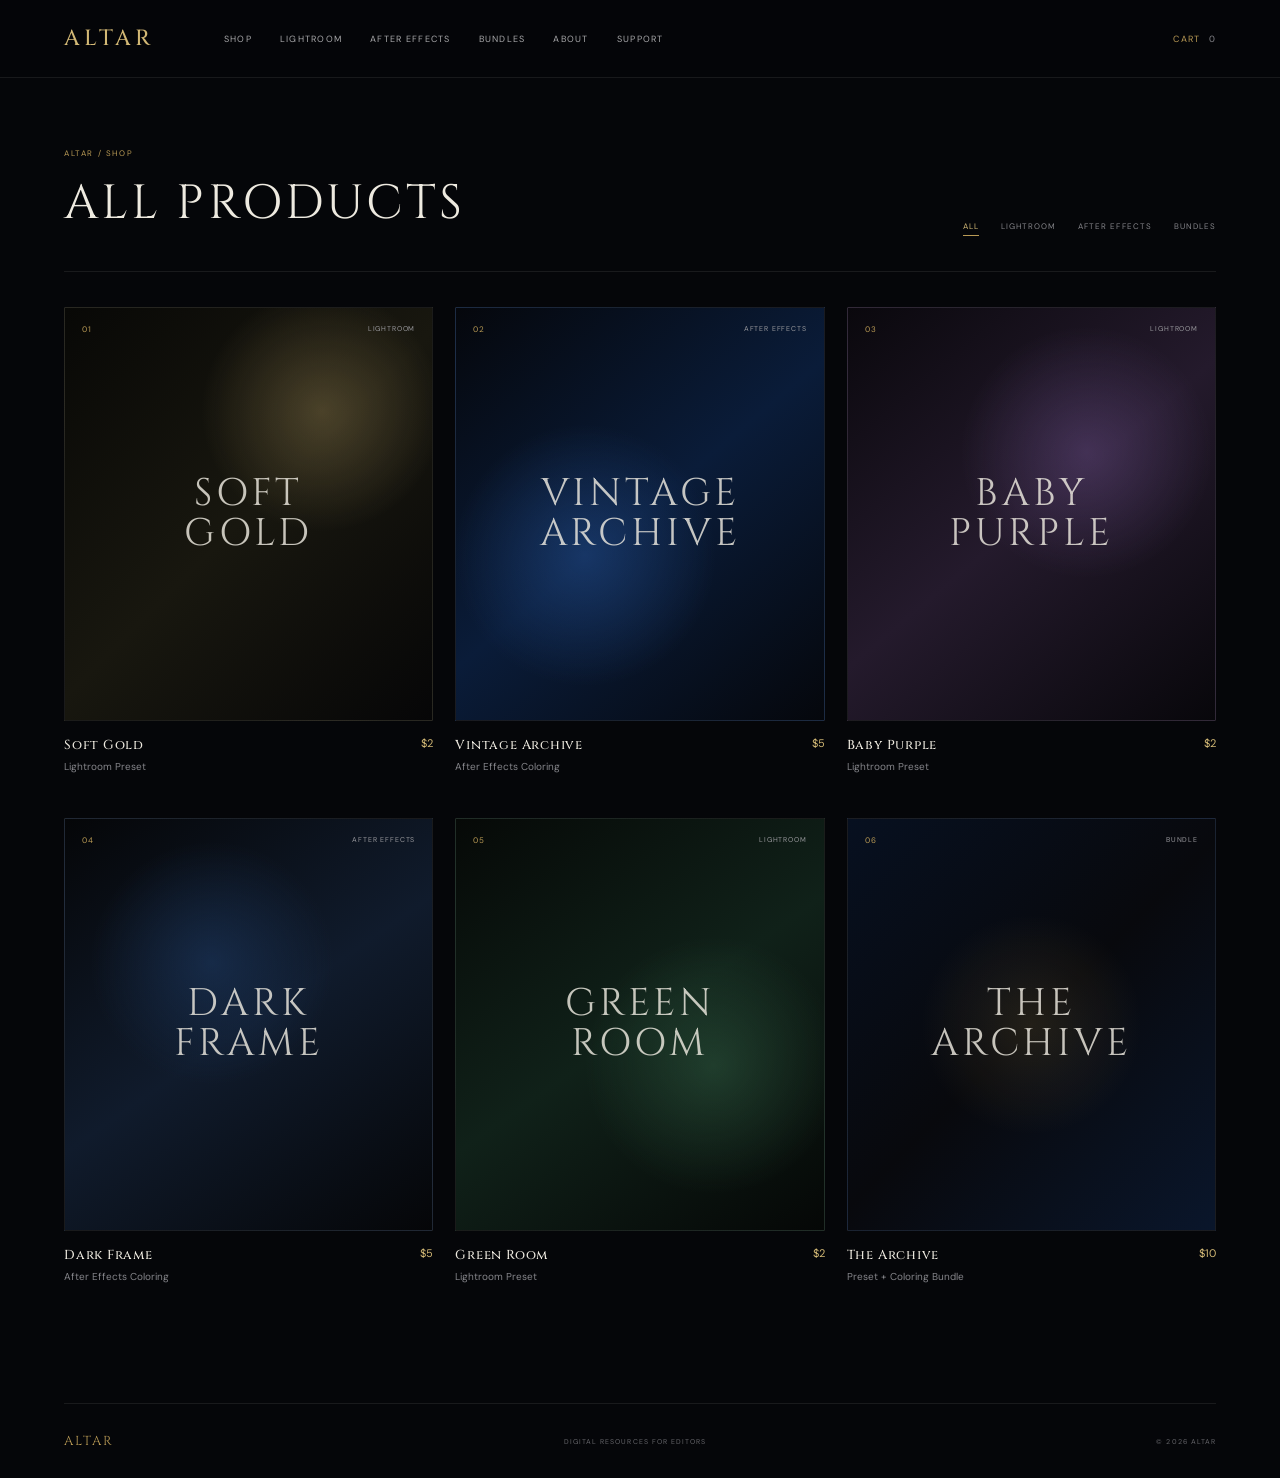
<file: index.html>
<!DOCTYPE html>
<html lang="en">

<head>
    <meta charset="UTF-8">
    <meta name="viewport" content="width=device-width, initial-scale=1.0">

    <title>ALTAR — Digital Resources</title>

    <meta name="description"
        content="ALTAR — Lightroom presets, After Effects colorings and editing resources.">

    <link rel="stylesheet" href="css/style.css">
</head>

<body>

    <!-- NAVIGATION -->

    <header class="navbar">

        <a href="index.html" class="logo">
            ALTAR
        </a>

        <nav class="nav-links">
            <a href="shop.html">SHOP</a>
            <a href="lightroom.html">LIGHTROOM</a>
            <a href="after-effects.html">AFTER EFFECTS</a>
            <a href="bundles.html">BUNDLES</a>
            <a href="about.html">ABOUT</a>
            <a href="support.html">SUPPORT</a>
        </nav>

        <a href="shop.html" class="cart-link">
            CART <span>0</span>
        </a>

    </header>


    <!-- SHOP -->

    <main class="shop-page">

        <div class="shop-header">

            <div>
                <p class="shop-label">ALTAR / SHOP</p>

                <h1>ALL PRODUCTS</h1>
            </div>

            <div class="shop-controls">

                <button class="filter active">
                    ALL
                </button>

                <button class="filter">
                    LIGHTROOM
                </button>

                <button class="filter">
                    AFTER EFFECTS
                </button>

                <button class="filter">
                    BUNDLES
                </button>

            </div>

        </div>


        <!-- PRODUCTS -->

        <section class="product-grid">


            <!-- PRODUCT 01 -->

            <a href="products/product-1.html" class="product-card">

                <div class="product-preview preview-one">

                    <span class="product-index">01</span>

                    <span class="product-category">
                        LIGHTROOM
                    </span>

                    <div class="preview-title">
                        SOFT<br>GOLD
                    </div>

                </div>

                <div class="product-details">

                    <div>
                        <h2>Soft Gold</h2>

                        <p>
                            Lightroom Preset
                        </p>
                    </div>

                    <span class="product-price">
                        $2
                    </span>

                </div>

            </a>


            <!-- PRODUCT 02 -->

            <a href="products/product-2.html" class="product-card">

                <div class="product-preview preview-two">

                    <span class="product-index">02</span>

                    <span class="product-category">
                        AFTER EFFECTS
                    </span>

                    <div class="preview-title">
                        VINTAGE<br>ARCHIVE
                    </div>

                </div>

                <div class="product-details">

                    <div>
                        <h2>Vintage Archive</h2>

                        <p>
                            After Effects Coloring
                        </p>
                    </div>

                    <span class="product-price">
                        $5
                    </span>

                </div>

            </a>


            <!-- PRODUCT 03 -->

            <a href="products/product-3.html" class="product-card">

                <div class="product-preview preview-three">

                    <span class="product-index">03</span>

                    <span class="product-category">
                        LIGHTROOM
                    </span>

                    <div class="preview-title">
                        BABY<br>PURPLE
                    </div>

                </div>

                <div class="product-details">

                    <div>
                        <h2>Baby Purple</h2>

                        <p>
                            Lightroom Preset
                        </p>
                    </div>

                    <span class="product-price">
                        $2
                    </span>

                </div>

            </a>


            <!-- PRODUCT 04 -->

            <a href="products/product-4.html" class="product-card">

                <div class="product-preview preview-four">

                    <span class="product-index">04</span>

                    <span class="product-category">
                        AFTER EFFECTS
                    </span>

                    <div class="preview-title">
                        DARK<br>FRAME
                    </div>

                </div>

                <div class="product-details">

                    <div>
                        <h2>Dark Frame</h2>

                        <p>
                            After Effects Coloring
                        </p>
                    </div>

                    <span class="product-price">
                        $5
                    </span>

                </div>

            </a>


            <!-- PRODUCT 05 -->

            <a href="products/product-5.html" class="product-card">

                <div class="product-preview preview-five">

                    <span class="product-index">05</span>

                    <span class="product-category">
                        LIGHTROOM
                    </span>

                    <div class="preview-title">
                        GREEN<br>ROOM
                    </div>

                </div>

                <div class="product-details">

                    <div>
                        <h2>Green Room</h2>

                        <p>
                            Lightroom Preset
                        </p>
                    </div>

                    <span class="product-price">
                        $2
                    </span>

                </div>

            </a>


            <!-- PRODUCT 06 -->

            <a href="products/product-6.html" class="product-card">

                <div class="product-preview preview-six">

                    <span class="product-index">06</span>

                    <span class="product-category">
                        BUNDLE
                    </span>

                    <div class="preview-title">
                        THE<br>ARCHIVE
                    </div>

                </div>

                <div class="product-details">

                    <div>
                        <h2>The Archive</h2>

                        <p>
                            Preset + Coloring Bundle
                        </p>
                    </div>

                    <span class="product-price">
                        $10
                    </span>

                </div>

            </a>


        </section>

    </main>


    <!-- FOOTER -->

    <footer class="footer">

        <div class="footer-brand">
            ALTAR
        </div>

        <div class="footer-note">
            DIGITAL RESOURCES FOR EDITORS
        </div>

        <div class="footer-copy">
            © 2026 ALTAR
        </div>

    </footer>


    <script src="js/script.js"></script>

</body>

</html>
</file>
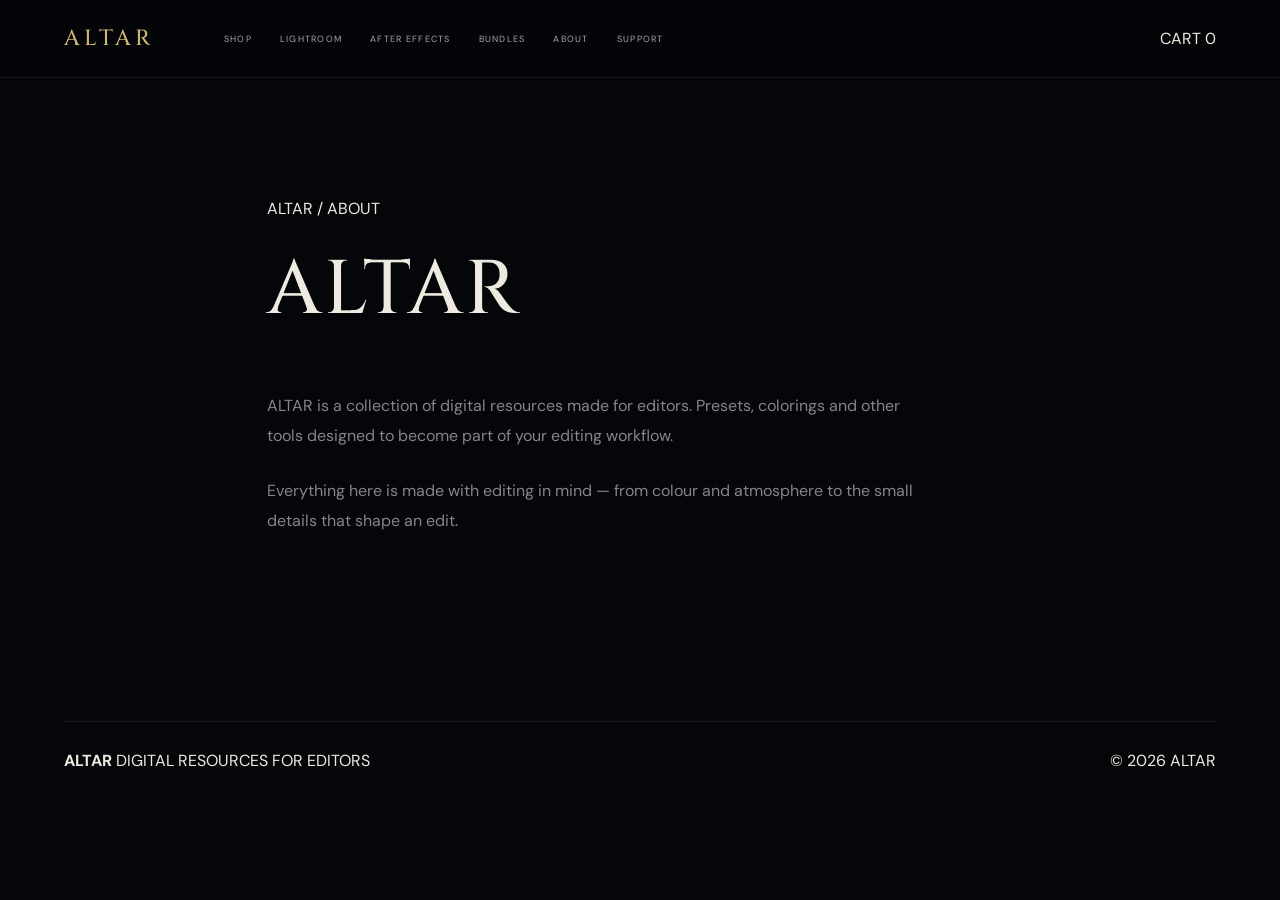
<file: about.html>
<!DOCTYPE html>
<html lang="en">
<head>
    <meta charset="UTF-8">
    <meta name="viewport" content="width=device-width, initial-scale=1.0">

    <title>ALTAR — About</title>

    <link rel="stylesheet" href="css/style.css">
</head>

<body>

<header class="navbar">

    <a href="index.html" class="logo">ALTAR</a>

    <nav class="nav-links">
        <a href="index.html">SHOP</a>
        <a href="lightroom.html">LIGHTROOM</a>
        <a href="after-effects.html">AFTER EFFECTS</a>
        <a href="bundles.html">BUNDLES</a>
        <a href="about.html" class="active">ABOUT</a>
        <a href="support.html">SUPPORT</a>
    </nav>

    <a href="#" class="cart">CART <span>0</span></a>

</header>


<main class="simple-page">

    <p class="eyebrow">ALTAR / ABOUT</p>

    <h1>ALTAR</h1>

    <div class="simple-content">

        <p>
            ALTAR is a collection of digital resources made for editors.
            Presets, colorings and other tools designed to become part of
            your editing workflow.
        </p>

        <p>
            Everything here is made with editing in mind — from colour
            and atmosphere to the small details that shape an edit.
        </p>

    </div>

</main>


<footer class="footer">

    <div>
        <strong>ALTAR</strong>
        <span>DIGITAL RESOURCES FOR EDITORS</span>
    </div>

    <p>© 2026 ALTAR</p>

</footer>

</body>
</html>
</file>
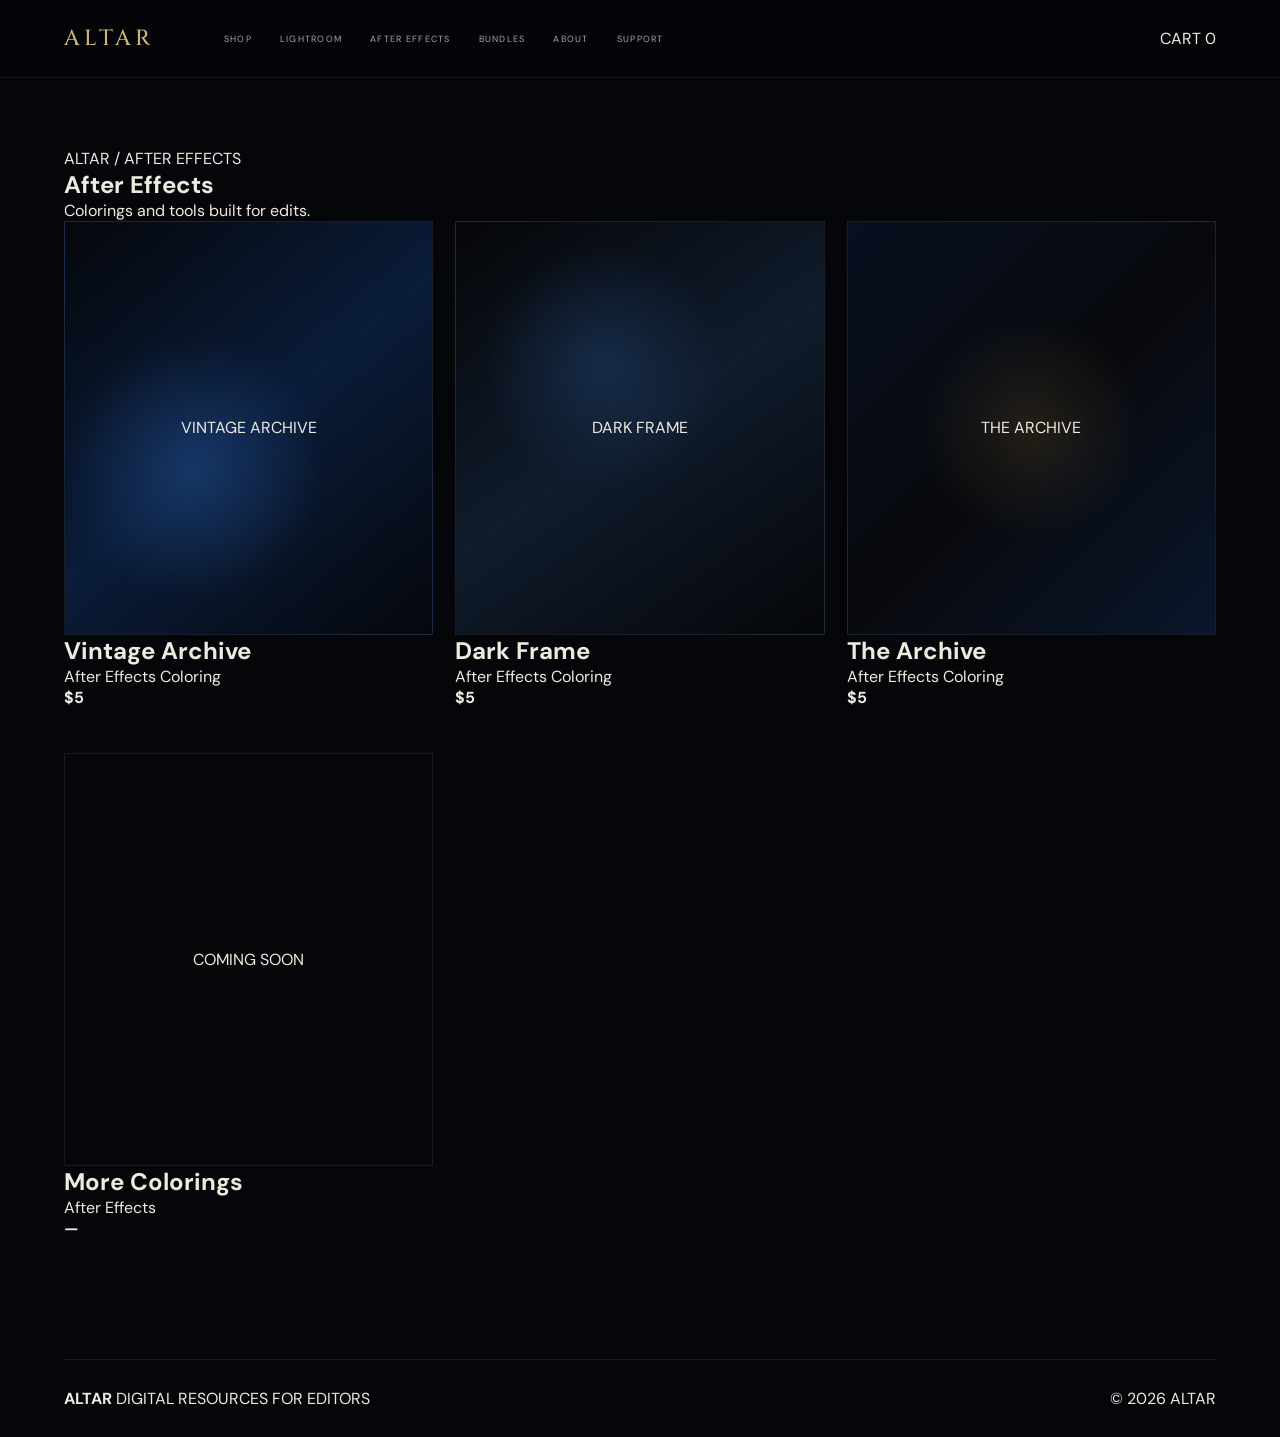
<file: after-effects.html>
<!DOCTYPE html>
<html lang="en">
<head>
    <meta charset="UTF-8">
    <meta name="viewport" content="width=device-width, initial-scale=1.0">

    <title>ALTAR — After Effects</title>

    <link rel="stylesheet" href="css/style.css">
</head>

<body>

<header class="navbar">

    <a href="index.html" class="logo">ALTAR</a>

    <nav class="nav-links">
        <a href="index.html">SHOP</a>
        <a href="lightroom.html">LIGHTROOM</a>
        <a href="after-effects.html" class="active">AFTER EFFECTS</a>
        <a href="bundles.html">BUNDLES</a>
        <a href="about.html">ABOUT</a>
        <a href="support.html">SUPPORT</a>
    </nav>

    <a href="#" class="cart">CART <span>0</span></a>

</header>


<main class="shop-page">

    <section class="shop-heading">

        <div>
            <p class="eyebrow">ALTAR / AFTER EFFECTS</p>

            <h1>After Effects</h1>

            <p class="shop-description">
                Colorings and tools built for edits.
            </p>
        </div>

    </section>


    <section class="product-grid">


        <!-- PRODUCT 1 -->

        <a href="#" class="product-card">

            <div class="product-preview preview-two">
                <span>VINTAGE ARCHIVE</span>
            </div>

            <div class="product-info">

                <div>
                    <h2>Vintage Archive</h2>
                    <p>After Effects Coloring</p>
                </div>

                <strong>$5</strong>

            </div>

        </a>


        <!-- PRODUCT 2 -->

        <a href="#" class="product-card">

            <div class="product-preview preview-four">
                <span>DARK FRAME</span>
            </div>

            <div class="product-info">

                <div>
                    <h2>Dark Frame</h2>
                    <p>After Effects Coloring</p>
                </div>

                <strong>$5</strong>

            </div>

        </a>


        <!-- PRODUCT 3 -->

        <a href="#" class="product-card">

            <div class="product-preview preview-six">
                <span>THE ARCHIVE</span>
            </div>

            <div class="product-info">

                <div>
                    <h2>The Archive</h2>
                    <p>After Effects Coloring</p>
                </div>

                <strong>$5</strong>

            </div>

        </a>


        <!-- COMING SOON -->

        <div class="product-card coming-soon">

            <div class="product-preview">
                <span>COMING SOON</span>
            </div>

            <div class="product-info">

                <div>
                    <h2>More Colorings</h2>
                    <p>After Effects</p>
                </div>

                <strong>—</strong>

            </div>

        </div>


    </section>

</main>


<footer class="footer">

    <div>
        <strong>ALTAR</strong>
        <span>DIGITAL RESOURCES FOR EDITORS</span>
    </div>

    <p>© 2026 ALTAR</p>

</footer>


</body>
</html>
</file>
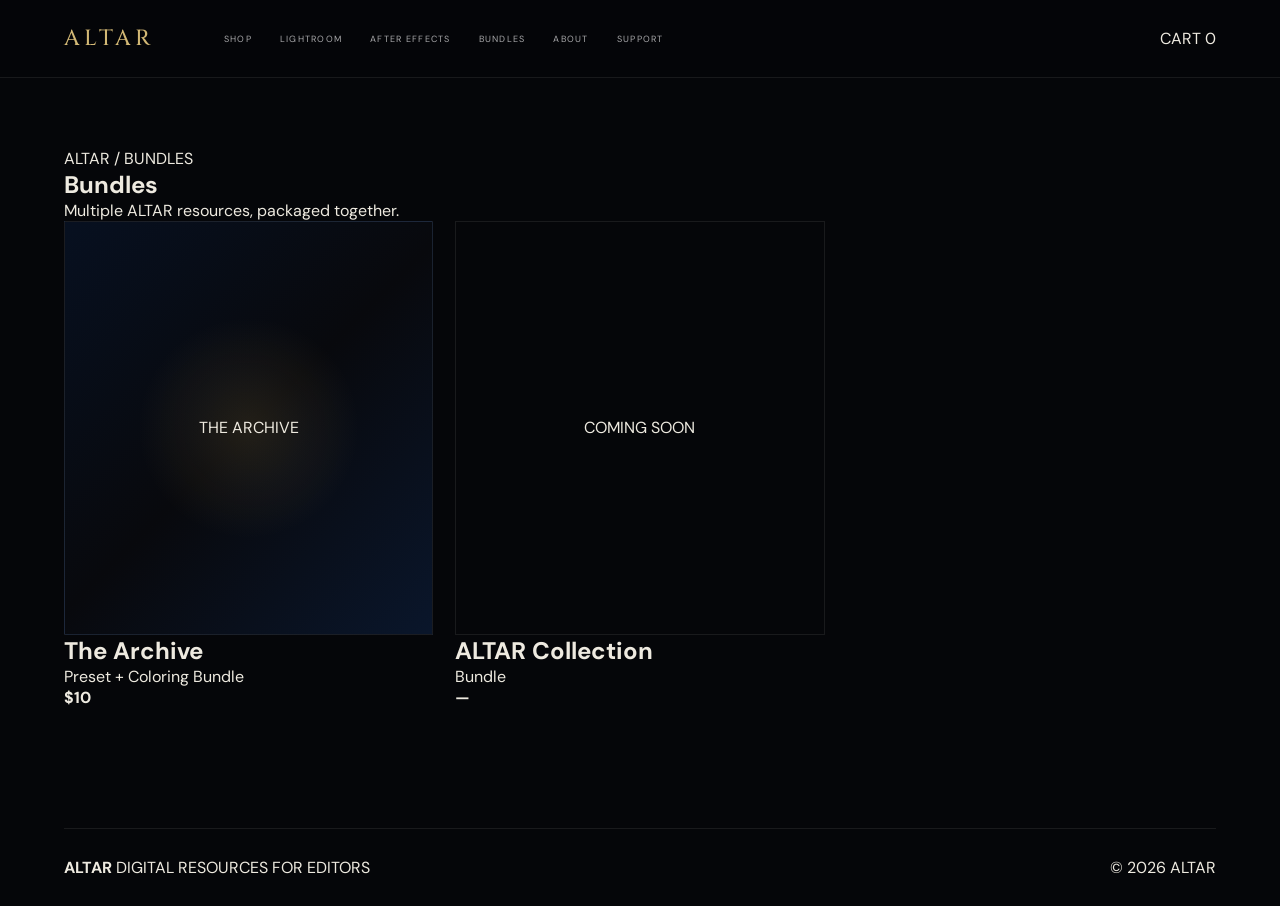
<file: bundles.html>
<!DOCTYPE html>
<html lang="en">
<head>
    <meta charset="UTF-8">
    <meta name="viewport" content="width=device-width, initial-scale=1.0">

    <title>ALTAR — Bundles</title>

    <link rel="stylesheet" href="css/style.css">
</head>

<body>

<header class="navbar">

    <a href="index.html" class="logo">ALTAR</a>

    <nav class="nav-links">
        <a href="index.html">SHOP</a>
        <a href="lightroom.html">LIGHTROOM</a>
        <a href="after-effects.html">AFTER EFFECTS</a>
        <a href="bundles.html" class="active">BUNDLES</a>
        <a href="about.html">ABOUT</a>
        <a href="support.html">SUPPORT</a>
    </nav>

    <a href="#" class="cart">CART <span>0</span></a>

</header>


<main class="shop-page">

    <section class="shop-heading">

        <div>
            <p class="eyebrow">ALTAR / BUNDLES</p>

            <h1>Bundles</h1>

            <p class="shop-description">
                Multiple ALTAR resources, packaged together.
            </p>
        </div>

    </section>


    <section class="product-grid">


        <!-- BUNDLE 1 -->

        <a href="#" class="product-card">

            <div class="product-preview preview-six">
                <span>THE ARCHIVE</span>
            </div>

            <div class="product-info">

                <div>
                    <h2>The Archive</h2>
                    <p>Preset + Coloring Bundle</p>
                </div>

                <strong>$10</strong>

            </div>

        </a>


        <!-- FUTURE BUNDLE -->

        <div class="product-card coming-soon">

            <div class="product-preview">
                <span>COMING SOON</span>
            </div>

            <div class="product-info">

                <div>
                    <h2>ALTAR Collection</h2>
                    <p>Bundle</p>
                </div>

                <strong>—</strong>

            </div>

        </div>


    </section>

</main>


<footer class="footer">

    <div>
        <strong>ALTAR</strong>
        <span>DIGITAL RESOURCES FOR EDITORS</span>
    </div>

    <p>© 2026 ALTAR</p>

</footer>

</body>
</html>
</file>
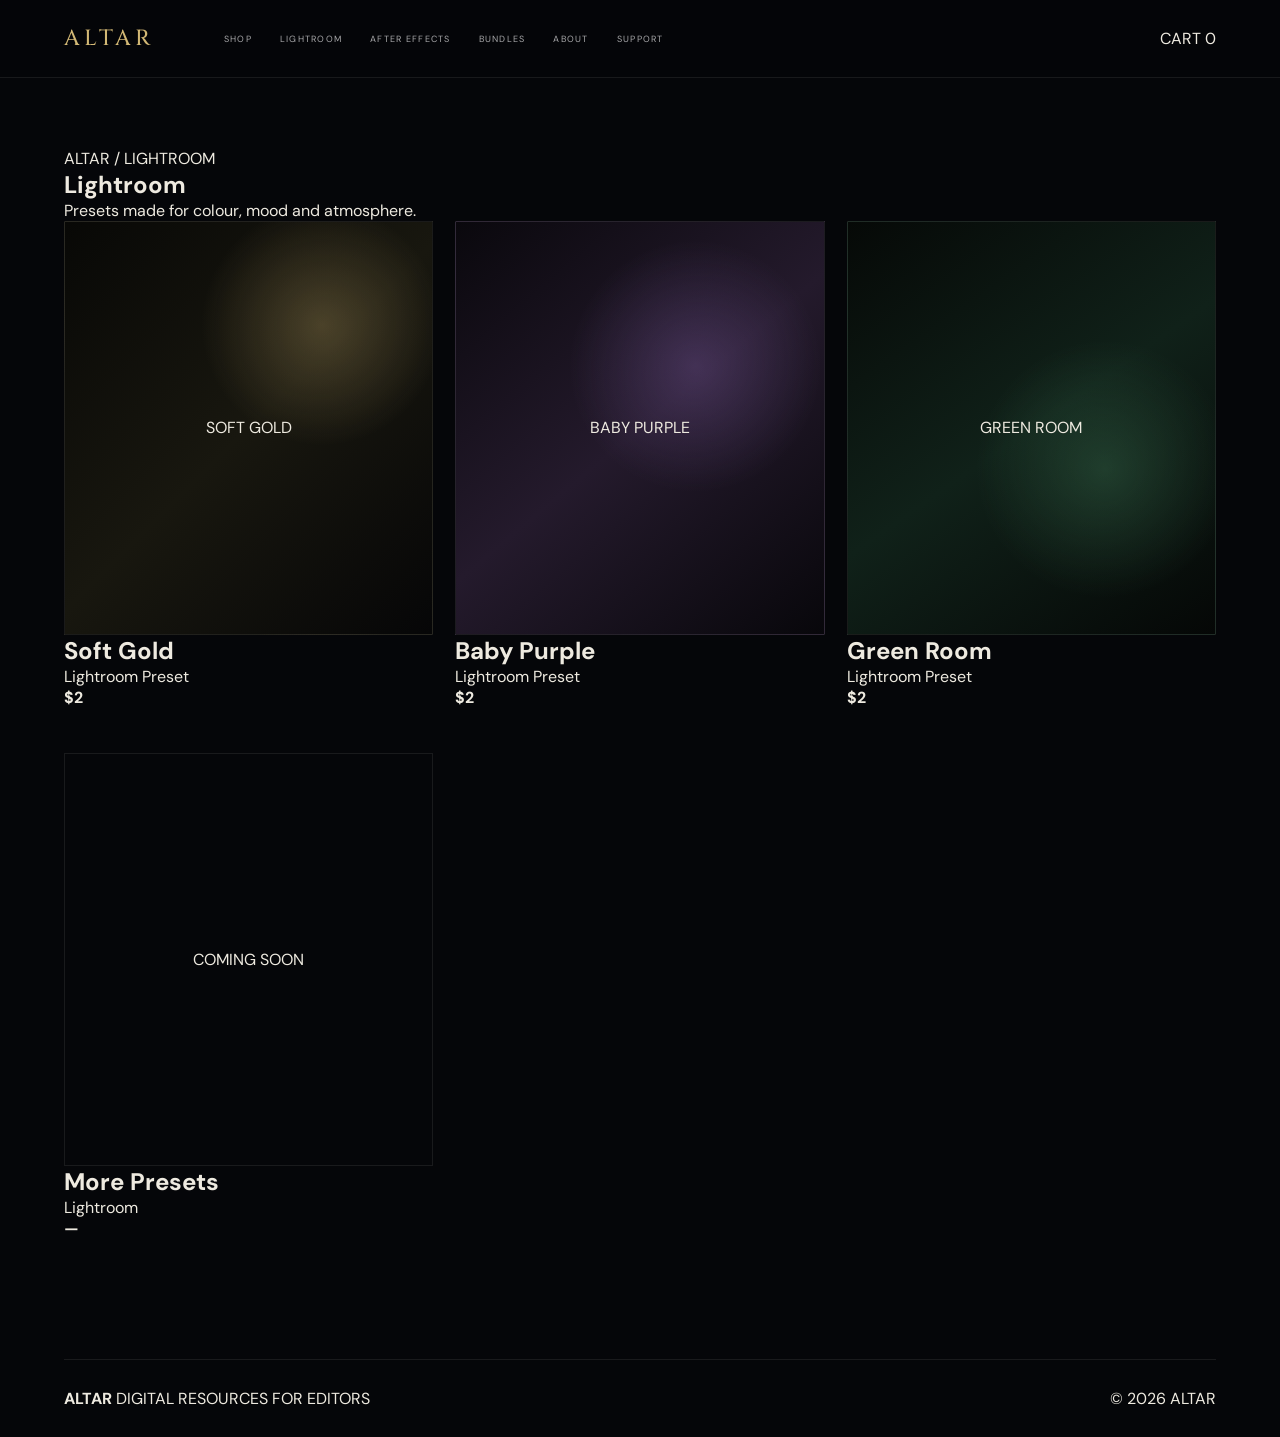
<file: lightroom.html>
<!DOCTYPE html>
<html lang="en">
<head>
    <meta charset="UTF-8">
    <meta name="viewport" content="width=device-width, initial-scale=1.0">

    <title>ALTAR — Lightroom</title>

    <link rel="stylesheet" href="css/style.css">
</head>

<body>

<header class="navbar">

    <a href="index.html" class="logo">ALTAR</a>

    <nav class="nav-links">
        <a href="index.html">SHOP</a>
        <a href="lightroom.html" class="active">LIGHTROOM</a>
        <a href="after-effects.html">AFTER EFFECTS</a>
        <a href="bundles.html">BUNDLES</a>
        <a href="about.html">ABOUT</a>
        <a href="support.html">SUPPORT</a>
    </nav>

    <a href="#" class="cart">CART <span>0</span></a>

</header>


<main class="shop-page">

    <section class="shop-heading">

        <div>
            <p class="eyebrow">ALTAR / LIGHTROOM</p>

            <h1>Lightroom</h1>

            <p class="shop-description">
                Presets made for colour, mood and atmosphere.
            </p>
        </div>

    </section>


    <section class="product-grid">


        <!-- PRODUCT 1 -->

        <a href="products/product-1.html" class="product-card">

            <div class="product-preview preview-one">
                <span>SOFT GOLD</span>
            </div>

            <div class="product-info">

                <div>
                    <h2>Soft Gold</h2>
                    <p>Lightroom Preset</p>
                </div>

                <strong>$2</strong>

            </div>

        </a>


        <!-- PRODUCT 2 -->

        <a href="#" class="product-card">

            <div class="product-preview preview-three">
                <span>BABY PURPLE</span>
            </div>

            <div class="product-info">

                <div>
                    <h2>Baby Purple</h2>
                    <p>Lightroom Preset</p>
                </div>

                <strong>$2</strong>

            </div>

        </a>


        <!-- PRODUCT 3 -->

        <a href="#" class="product-card">

            <div class="product-preview preview-five">
                <span>GREEN ROOM</span>
            </div>

            <div class="product-info">

                <div>
                    <h2>Green Room</h2>
                    <p>Lightroom Preset</p>
                </div>

                <strong>$2</strong>

            </div>

        </a>


        <!-- FUTURE PRODUCT -->

        <div class="product-card coming-soon">

            <div class="product-preview">

                <span>COMING SOON</span>

            </div>

            <div class="product-info">

                <div>
                    <h2>More Presets</h2>
                    <p>Lightroom</p>
                </div>

                <strong>—</strong>

            </div>

        </div>


    </section>

</main>


<footer class="footer">

    <div>
        <strong>ALTAR</strong>
        <span>DIGITAL RESOURCES FOR EDITORS</span>
    </div>

    <p>© 2026 ALTAR</p>

</footer>


</body>
</html>
</file>
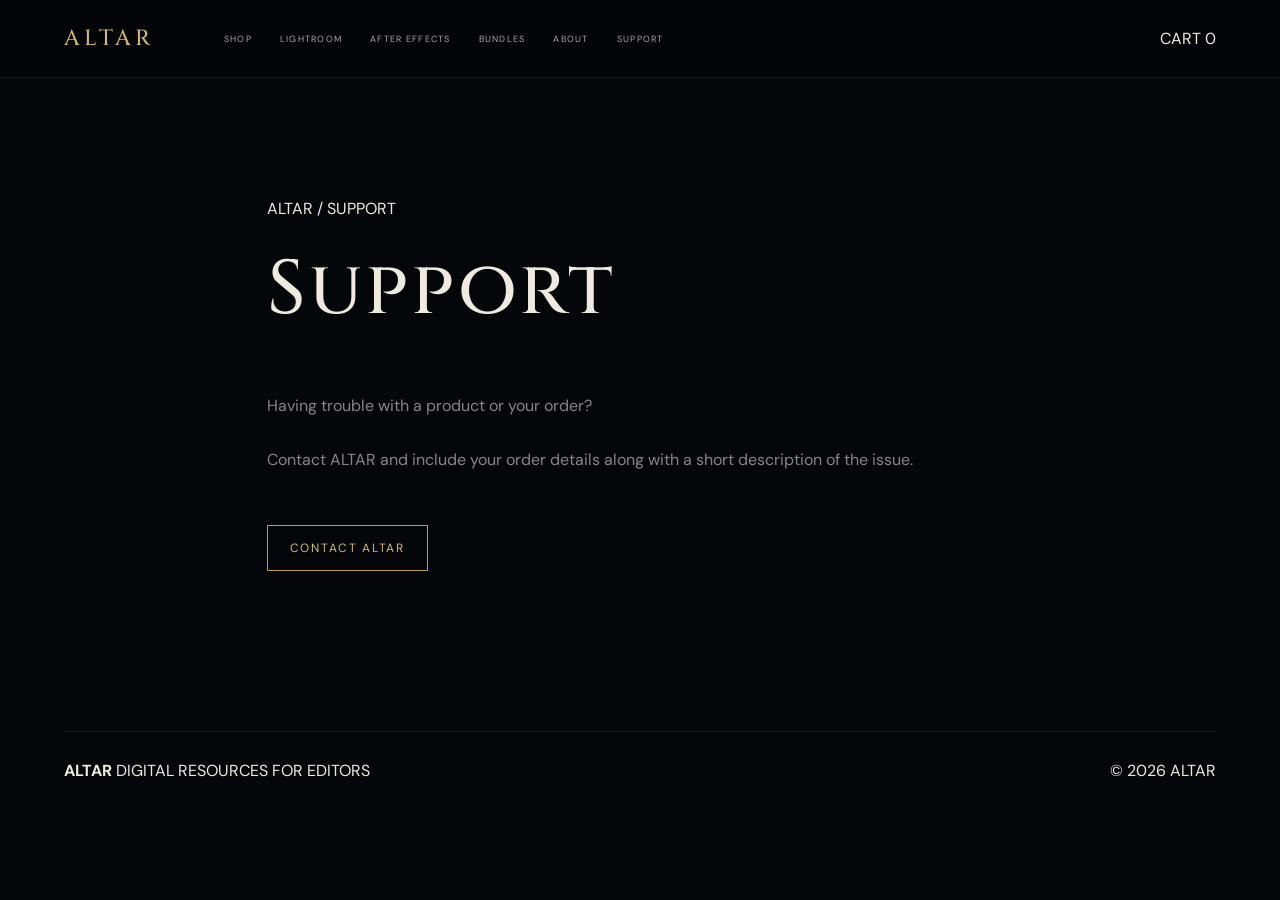
<file: support.html>
<!DOCTYPE html>
<html lang="en">
<head>
    <meta charset="UTF-8">
    <meta name="viewport" content="width=device-width, initial-scale=1.0">

    <title>ALTAR — Support</title>

    <link rel="stylesheet" href="css/style.css">
</head>

<body>

<header class="navbar">

    <a href="index.html" class="logo">ALTAR</a>

    <nav class="nav-links">
        <a href="index.html">SHOP</a>
        <a href="lightroom.html">LIGHTROOM</a>
        <a href="after-effects.html">AFTER EFFECTS</a>
        <a href="bundles.html">BUNDLES</a>
        <a href="about.html">ABOUT</a>
        <a href="support.html" class="active">SUPPORT</a>
    </nav>

    <a href="#" class="cart">CART <span>0</span></a>

</header>


<main class="simple-page">

    <p class="eyebrow">ALTAR / SUPPORT</p>

    <h1>Support</h1>

    <div class="simple-content">

        <p>
            Having trouble with a product or your order?
        </p>

        <p>
            Contact ALTAR and include your order details along with a
            short description of the issue.
        </p>

        <a href="mailto:your-email@example.com" class="support-link">
            CONTACT ALTAR
        </a>

    </div>

</main>


<footer class="footer">

    <div>
        <strong>ALTAR</strong>
        <span>DIGITAL RESOURCES FOR EDITORS</span>
    </div>

    <p>© 2026 ALTAR</p>

</footer>

</body>
</html>
</file>
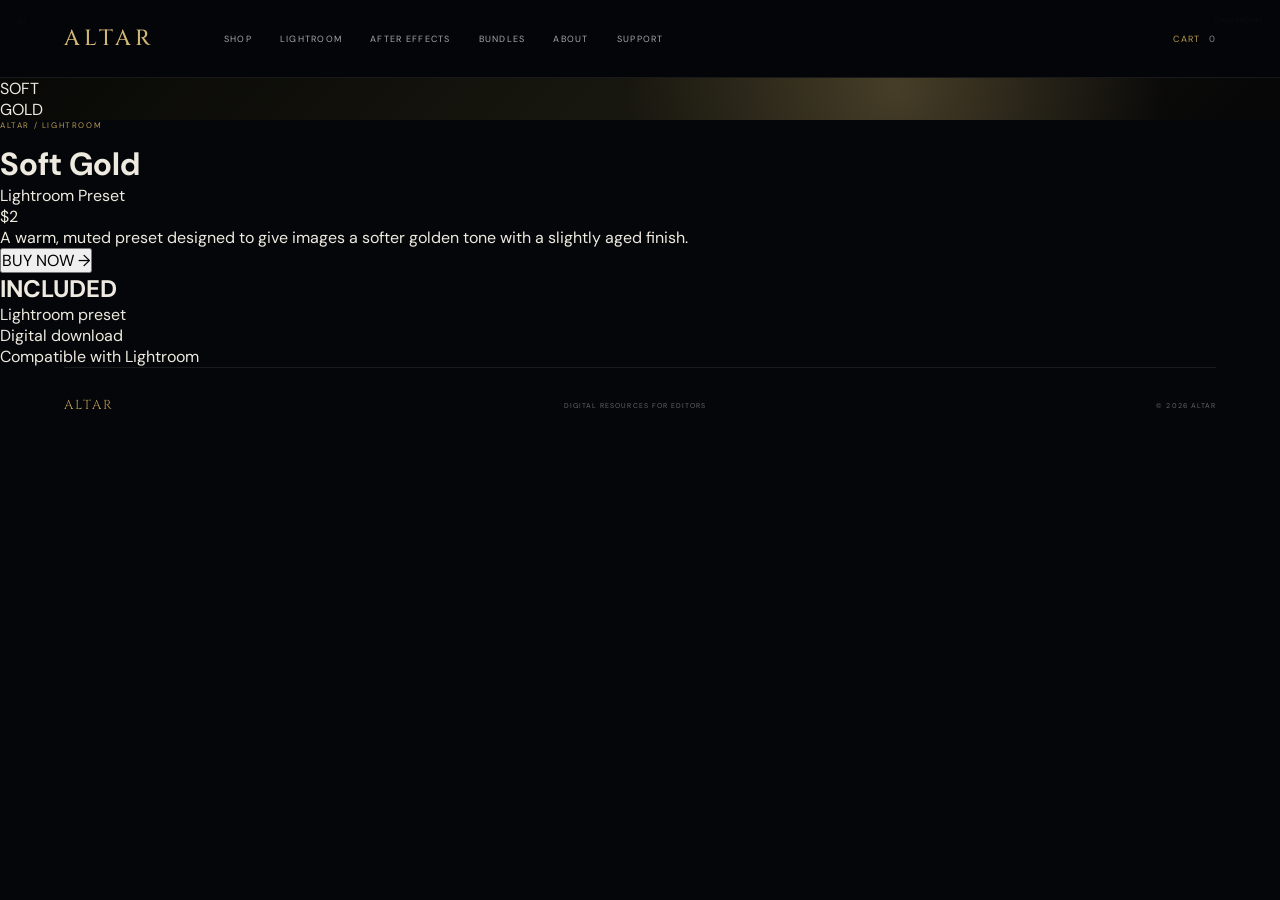
<file: products/product-1.html>
<!DOCTYPE html>
<html lang="en">

<head>
    <meta charset="UTF-8">
    <meta name="viewport" content="width=device-width, initial-scale=1.0">

    <title>Soft Gold — ALTAR</title>

    <link rel="stylesheet" href="../css/style.css">
</head>

<body>

    <header class="navbar">

        <a href="../index.html" class="logo">
            ALTAR
        </a>

        <nav class="nav-links">
            <a href="../index.html">SHOP</a>
            <a href="../lightroom.html">LIGHTROOM</a>
            <a href="../after-effects.html">AFTER EFFECTS</a>
            <a href="../bundles.html">BUNDLES</a>
            <a href="../about.html">ABOUT</a>
            <a href="../support.html">SUPPORT</a>
        </nav>

        <a href="../shop.html" class="cart-link">
            CART <span>0</span>
        </a>

    </header>


    <main class="product-page">

        <div class="product-page-image preview-one">

            <span class="product-index">
                01
            </span>

            <span class="product-category">
                LIGHTROOM
            </span>

            <div class="product-page-title">
                SOFT<br>GOLD
            </div>

        </div>


        <div class="product-page-info">

            <p class="shop-label">
                ALTAR / LIGHTROOM
            </p>

            <h1>
                Soft Gold
            </h1>

            <p class="product-page-type">
                Lightroom Preset
            </p>

            <div class="product-page-price">
                $2
            </div>

            <div class="product-page-line"></div>

            <p class="product-description">
                A warm, muted preset designed to give images
                a softer golden tone with a slightly aged finish.
            </p>

            <button class="buy-button">
                BUY NOW
                <span>→</span>
            </button>

            <div class="product-includes">

                <h2>
                    INCLUDED
                </h2>

                <p>
                    Lightroom preset
                </p>

                <p>
                    Digital download
                </p>

                <p>
                    Compatible with Lightroom
                </p>

            </div>

        </div>

    </main>


    <footer class="footer">

        <div class="footer-brand">
            ALTAR
        </div>

        <div class="footer-note">
            DIGITAL RESOURCES FOR EDITORS
        </div>

        <div class="footer-copy">
            © 2026 ALTAR
        </div>

    </footer>


    <script src="../js/script.js"></script>

</body>

</html>
</file>
<file: css/style.css>
@import url('https://fonts.googleapis.com/css2?family=Cinzel:wght@400;500;600&family=DM+Sans:wght@400;500;600&display=swap');


/* =========================================
   VARIABLES
========================================= */

:root {
    --black: #050609;
    --black-2: #080b12;

    --blue: #0a1833;
    --blue-2: #0d2142;

    --gold: #b99a55;
    --gold-light: #d2b875;

    --white: #eeeae0;
    --muted: #85858a;

    --border: rgba(185, 154, 85, 0.25);
    --border-soft: rgba(255, 255, 255, 0.08);
}


/* =========================================
   RESET
========================================= */

* {
    margin: 0;
    padding: 0;
    box-sizing: border-box;
}


html {
    scroll-behavior: smooth;
}


body {
    background: var(--black);
    color: var(--white);

    font-family: "DM Sans", sans-serif;

    min-height: 100vh;
}


a {
    color: inherit;
    text-decoration: none;
}


button {
    font: inherit;
}


/* =========================================
   NAVBAR
========================================= */

.navbar {
    height: 78px;

    padding: 0 5vw;

    display: flex;
    align-items: center;

    border-bottom: 1px solid var(--border-soft);

    background: rgba(5, 6, 9, 0.96);

    position: sticky;
    top: 0;

    z-index: 100;
}


.logo {
    font-family: "Cinzel", serif;

    font-size: 22px;

    font-weight: 500;

    letter-spacing: 0.18em;

    color: var(--gold-light);

    margin-right: 70px;
}


.nav-links {
    display: flex;
    align-items: center;

    gap: 28px;

    flex: 1;
}


.nav-links a,
.cart-link {
    font-size: 9px;

    letter-spacing: 0.14em;

    color: #a8a8aa;

    transition: color 0.25s ease;
}


.nav-links a:hover,
.cart-link:hover {
    color: var(--gold-light);
}


.cart-link {
    color: var(--gold);

    white-space: nowrap;
}


.cart-link span {
    margin-left: 5px;

    color: var(--muted);
}


/* =========================================
   SHOP PAGE
========================================= */

.shop-page {
    width: min(1400px, 90%);

    margin: 0 auto;

    padding: 70px 0 120px;
}


/* =========================================
   SHOP HEADER
========================================= */

.shop-header {
    display: flex;

    justify-content: space-between;

    align-items: flex-end;

    padding-bottom: 35px;

    border-bottom: 1px solid var(--border-soft);

    margin-bottom: 35px;
}


.shop-label {
    font-size: 8px;

    letter-spacing: 0.2em;

    color: var(--gold);

    margin-bottom: 13px;
}


.shop-header h1 {
    font-family: "Cinzel", serif;

    font-size: clamp(28px, 4vw, 48px);

    font-weight: 400;

    letter-spacing: 0.07em;
}


/* =========================================
   FILTERS
========================================= */

.shop-controls {
    display: flex;

    gap: 22px;

    align-items: center;
}


.filter {
    background: none;

    border: none;

    padding: 5px 0;

    color: var(--muted);

    font-size: 8px;

    letter-spacing: 0.13em;

    cursor: pointer;

    position: relative;
}


.filter::after {
    content: "";

    position: absolute;

    bottom: 0;
    left: 0;

    width: 0;
    height: 1px;

    background: var(--gold);

    transition: width 0.25s ease;
}


.filter:hover,
.filter.active {
    color: var(--gold-light);
}


.filter.active::after,
.filter:hover::after {
    width: 100%;
}


/* =========================================
   PRODUCT GRID
========================================= */

.product-grid {
    display: grid;

    grid-template-columns: repeat(3, 1fr);

    gap: 45px 22px;
}


/* =========================================
   PRODUCT CARD
========================================= */

.product-card {
    display: block;

    min-width: 0;
}


.product-preview {
    position: relative;

    aspect-ratio: 1 / 1.12;

    overflow: hidden;

    border: 1px solid var(--border-soft);

    display: flex;

    align-items: center;
    justify-content: center;

    transition:
        border-color 0.3s ease,
        transform 0.3s ease;
}


.product-card:hover .product-preview {
    border-color: var(--border);

    transform: translateY(-3px);
}


.product-index {
    position: absolute;

    top: 16px;
    left: 17px;

    font-size: 8px;

    letter-spacing: 0.14em;

    color: var(--gold);
}


.product-category {
    position: absolute;

    top: 16px;
    right: 17px;

    font-size: 7px;

    letter-spacing: 0.12em;

    color: #99999d;
}


/* =========================================
   PRODUCT VISUALS
========================================= */

.preview-one {
    background:
        radial-gradient(
            circle at 70% 25%,
            rgba(208, 179, 111, 0.28),
            transparent 30%
        ),
        linear-gradient(
            135deg,
            #080806,
            #18170f 50%,
            #060607
        );
}


.preview-two {
    background:
        radial-gradient(
            circle at 35% 60%,
            rgba(30, 68, 126, 0.65),
            transparent 38%
        ),
        linear-gradient(
            140deg,
            #05070c,
            #0a1c39,
            #05070c
        );
}


.preview-three {
    background:
        radial-gradient(
            circle at 65% 35%,
            rgba(111, 82, 143, 0.42),
            transparent 35%
        ),
        linear-gradient(
            140deg,
            #0a080d,
            #241a2c,
            #08070b
        );
}


.preview-four {
    background:
        radial-gradient(
            circle at 40% 35%,
            rgba(26, 51, 87, 0.7),
            transparent 35%
        ),
        linear-gradient(
            145deg,
            #050608,
            #101b2c,
            #050608
        );
}


.preview-five {
    background:
        radial-gradient(
            circle at 70% 60%,
            rgba(50, 96, 69, 0.5),
            transparent 36%
        ),
        linear-gradient(
            145deg,
            #060907,
            #102119,
            #050706
        );
}


.preview-six {
    background:
        radial-gradient(
            circle at 50% 50%,
            rgba(185, 154, 85, 0.15),
            transparent 40%
        ),
        linear-gradient(
            135deg,
            #071020,
            #08090d 50%,
            #0a162b
        );
}


.preview-title {
    font-family: "Cinzel", serif;

    font-size: clamp(25px, 3vw, 43px);

    line-height: 1.05;

    text-align: center;

    letter-spacing: 0.1em;

    color: rgba(238, 234, 224, 0.82);
}


/* =========================================
   PRODUCT DETAILS
========================================= */

.product-details {
    display: flex;

    justify-content: space-between;

    align-items: flex-start;

    padding-top: 15px;
}


.product-details h2 {
    font-family: "Cinzel", serif;

    font-size: 13px;

    font-weight: 500;

    letter-spacing: 0.06em;
}


.product-details p {
    margin-top: 6px;

    font-size: 10px;

    color: var(--muted);
}


.product-price {
    font-family: "DM Sans", sans-serif;

    font-size: 11px;

    color: var(--gold-light);
}


/* =========================================
   FOOTER
========================================= */

.footer {
    width: 90%;

    margin: 0 auto;

    padding: 28px 0;

    border-top: 1px solid var(--border-soft);

    display: flex;

    align-items: center;

    justify-content: space-between;
}


.footer-brand {
    font-family: "Cinzel", serif;

    font-size: 13px;

    letter-spacing: 0.15em;

    color: var(--gold);
}


.footer-note,
.footer-copy {
    font-size: 7px;

    letter-spacing: 0.15em;

    color: #65656a;
}


/* =========================================
   TABLET
========================================= */

@media (max-width: 1000px) {

    .logo {
        margin-right: 35px;
    }

    .nav-links {
        gap: 16px;
    }

    .nav-links a {
        font-size: 8px;
    }

    .product-grid {
        grid-template-columns: repeat(2, 1fr);
    }

}


/* =========================================
   MOBILE
========================================= */

@media (max-width: 700px) {

    .navbar {
        height: 68px;

        justify-content: space-between;
    }

    .logo {
        margin-right: 0;

        font-size: 19px;
    }

    .nav-links {
        display: none;
    }

    .shop-page {
        width: 92%;

        padding-top: 45px;
    }

    .shop-header {
        align-items: flex-start;

        flex-direction: column;

        gap: 28px;
    }

    .shop-controls {
        width: 100%;

        overflow-x: auto;

        padding-bottom: 5px;

        gap: 20px;
    }

    .product-grid {
        grid-template-columns: 1fr;

        gap: 38px;
    }

    .product-preview {
        aspect-ratio: 1 / 1.05;
    }

    .footer {
        width: 92%;

        flex-wrap: wrap;

        gap: 15px;
    }

}

/* =========================================
   SIMPLE PAGES
========================================= */

.simple-page {
    max-width: 900px;
    margin: 0 auto;
    padding: 120px 6vw 160px;
    min-height: 70vh;
}

.simple-page h1 {
    font-family: "Cinzel", serif;
    font-size: clamp(42px, 6vw, 76px);
    font-weight: 500;
    letter-spacing: 0.04em;
    margin: 20px 0 50px;
}

.simple-content {
    max-width: 650px;
}

.simple-content p {
    color: var(--muted);
    font-size: 16px;
    line-height: 1.9;
    margin-bottom: 24px;
}

.support-link {
    display: inline-block;
    margin-top: 25px;
    padding: 14px 22px;
    border: 1px solid var(--gold);
    color: var(--gold-light);
    font-size: 12px;
    letter-spacing: 0.14em;
    transition: 0.25s ease;
}

.support-link:hover {
    background: var(--gold);
    color: var(--black);
}
</file>
